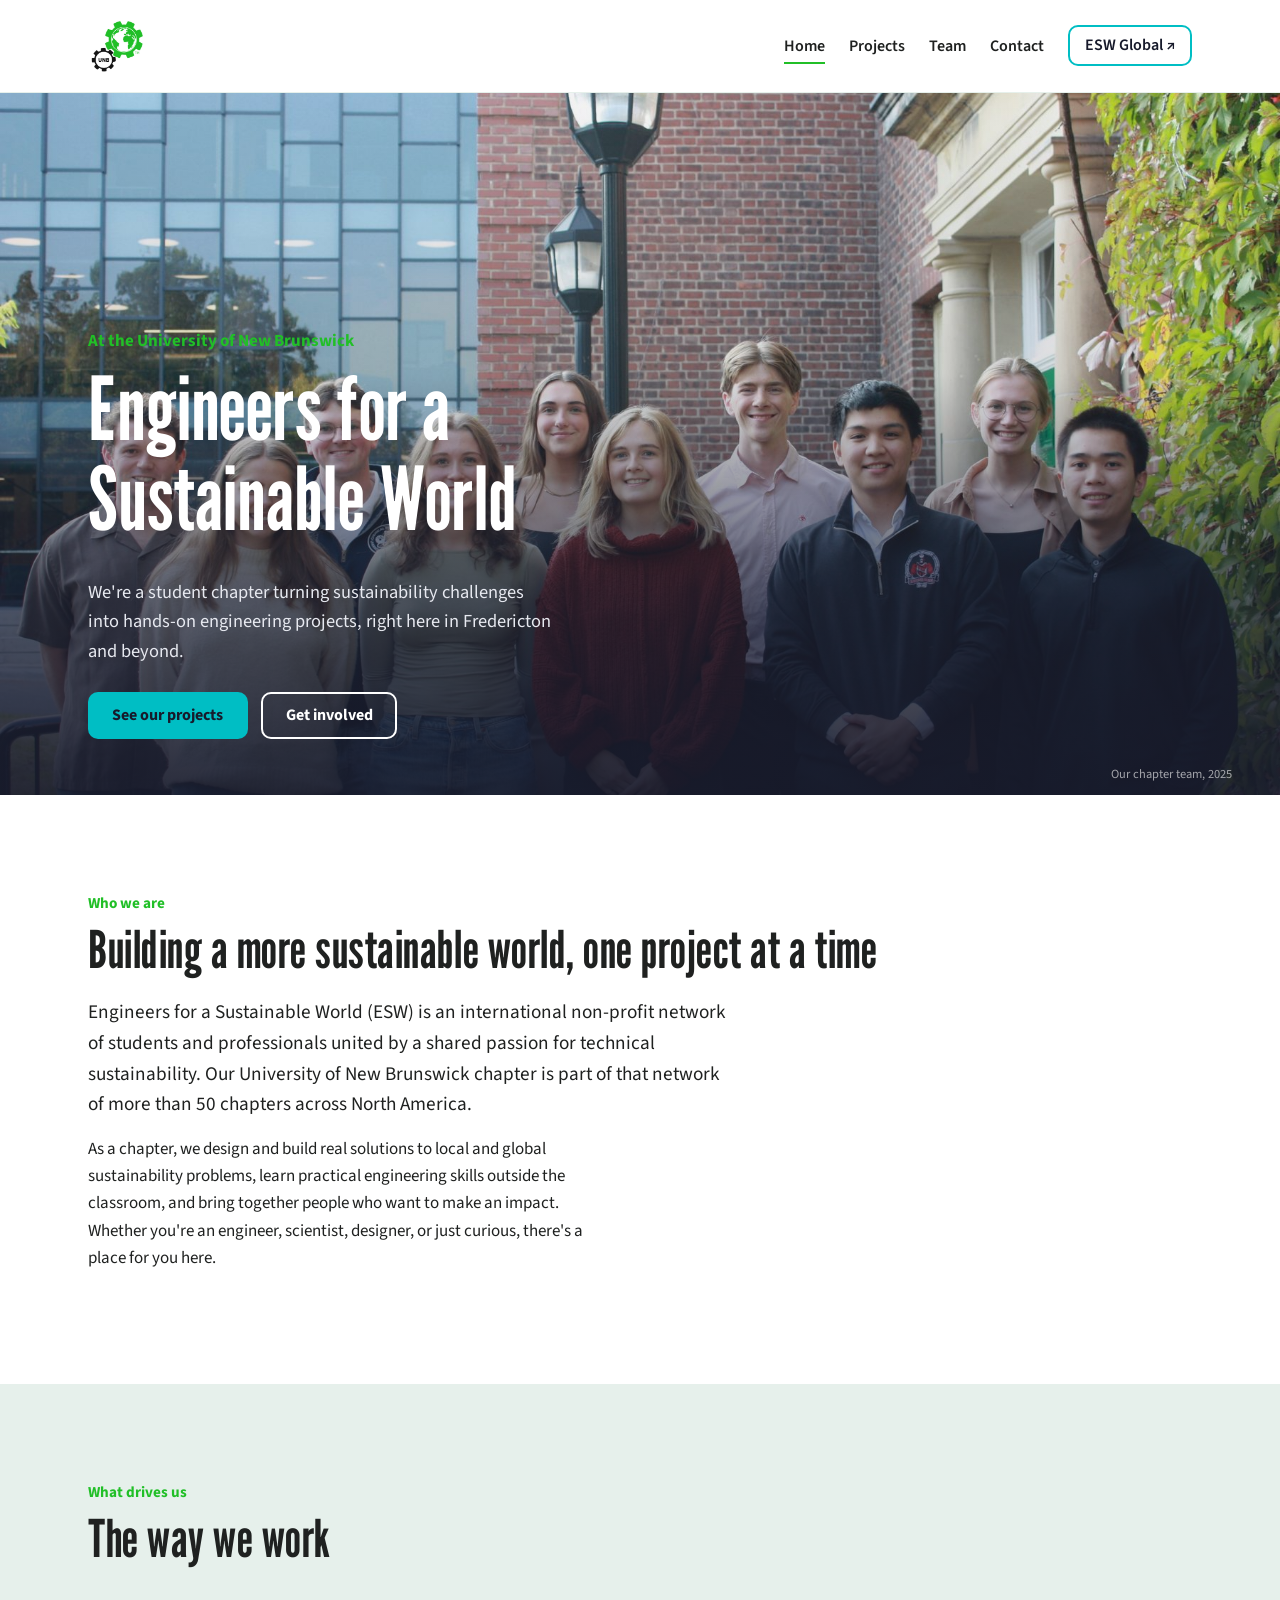
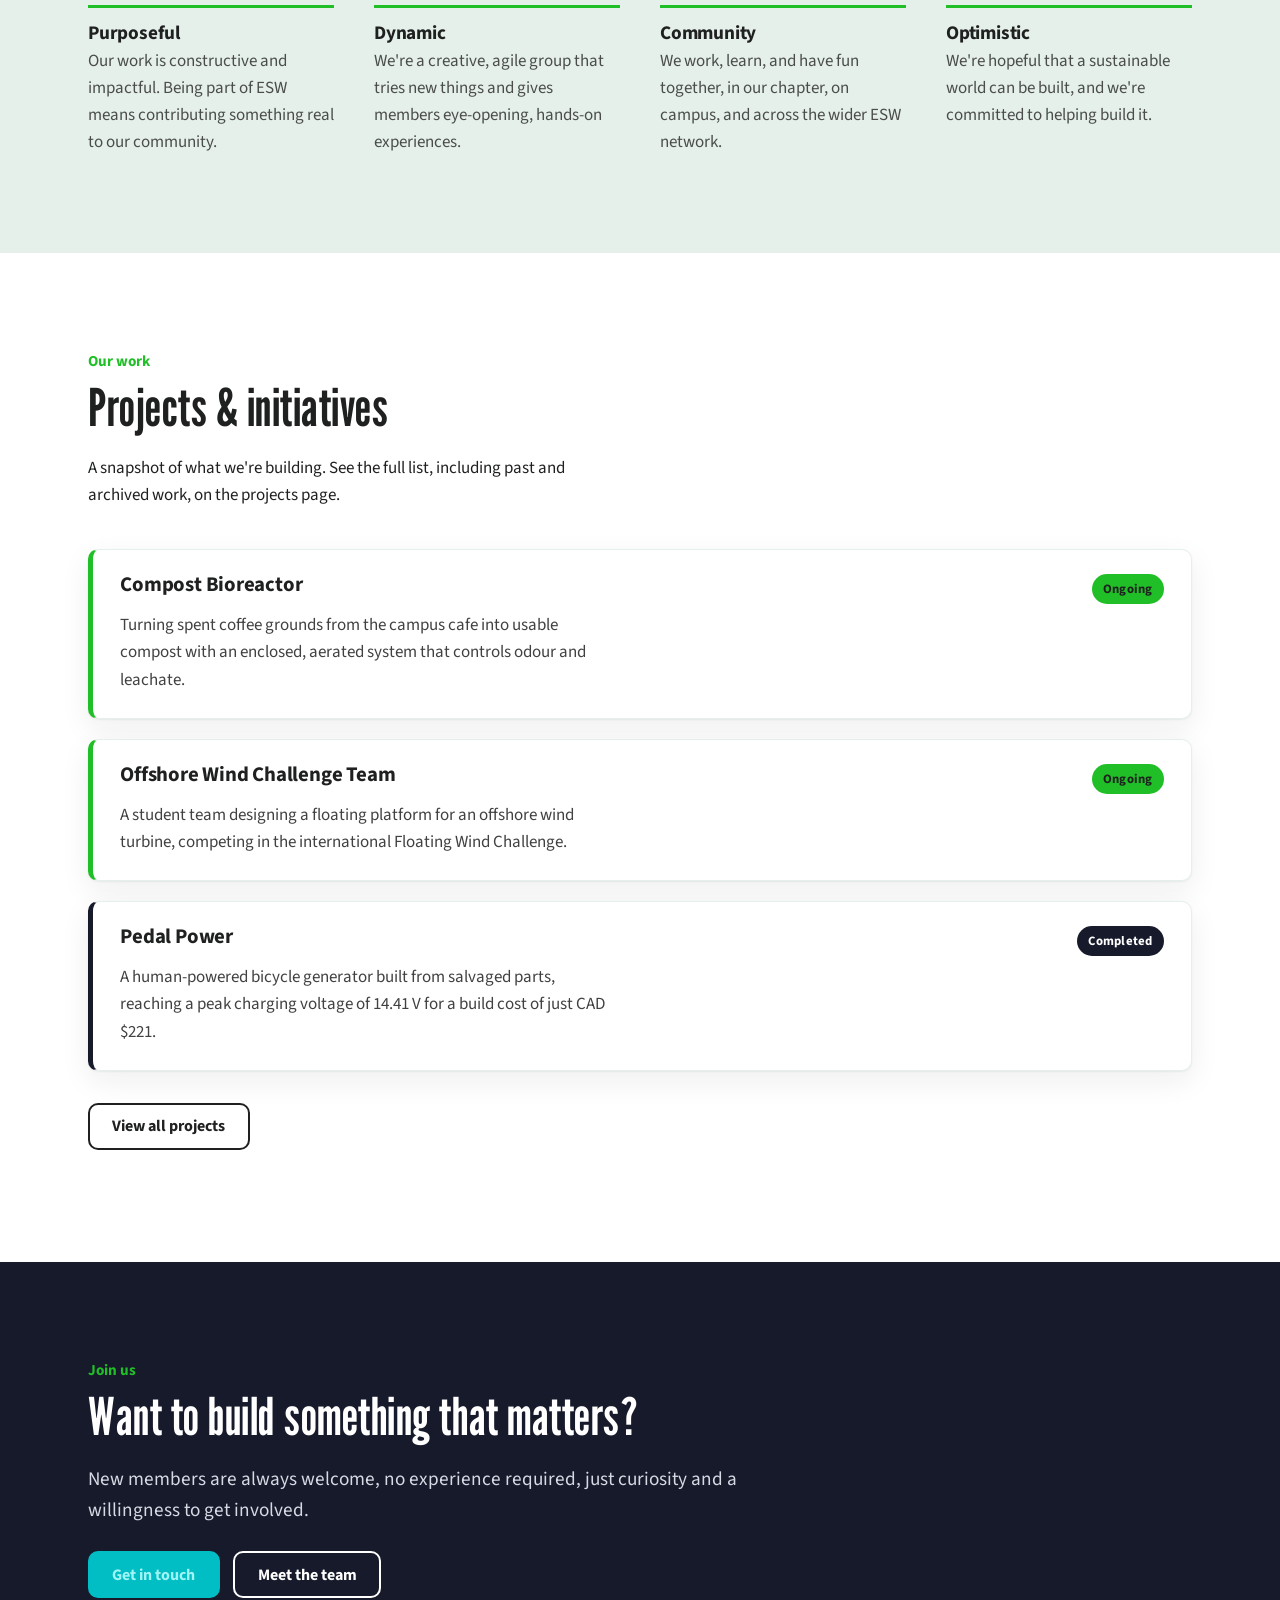
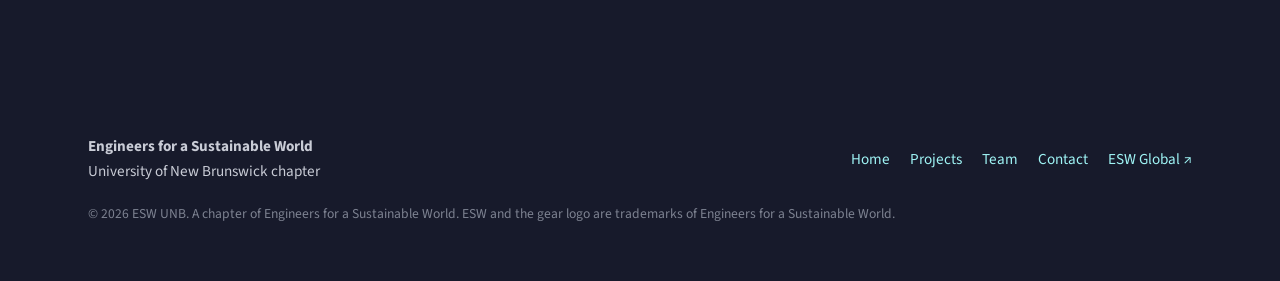
<file: index.html>
<!DOCTYPE html>
<html lang="en">
<head>
  <meta charset="UTF-8" />
  <meta name="viewport" content="width=device-width, initial-scale=1.0" />
  <title>Engineers for a Sustainable World | UNB</title>
  <meta name="description" content="Engineers for a Sustainable World at the University of New Brunswick: a student chapter designing hands-on solutions to sustainability challenges." />

  <link rel="icon" href="assets/favicon.svg" type="image/svg+xml" />

  <!-- Brand fonts: League Gothic (display) + Source Sans 3 (body) -->
  <link rel="preconnect" href="https://fonts.googleapis.com" />
  <link rel="preconnect" href="https://fonts.gstatic.com" crossorigin />
  <link href="https://fonts.googleapis.com/css2?family=League+Gothic&family=Source+Sans+3:ital,wght@0,300;0,400;0,600;0,700;1,400&display=swap" rel="stylesheet" />

  <link rel="stylesheet" href="styles.css" />
</head>
<body>
  <a class="skip-link" href="#main">Skip to content</a>

  <!-- ===================== HEADER / NAV ===================== -->
  <header class="site-header">
    <div class="wrap nav">
      <a class="nav__brand" href="index.html" aria-label="ESW UNB home">
        <img src="assets/esw-unb-logo.jpg" alt="Engineers for a Sustainable World at the University of New Brunswick" />
      </a>

      <button class="nav__toggle" aria-expanded="false" aria-controls="menu" aria-label="Menu">
        <span></span><span></span><span></span>
      </button>

      <ul class="nav__links" id="menu">
        <li><a href="index.html" aria-current="page">Home</a></li>
        <li><a href="projects.html">Projects</a></li>
        <li><a href="team.html">Team</a></li>
        <li><a href="contact.html">Contact</a></li>
        <li><a class="nav__cta" href="https://www.eswglobal.org" target="_blank" rel="noopener">ESW Global ↗</a></li>
      </ul>
    </div>
  </header>

  <main id="main">
    <!-- ===================== HERO ===================== -->
    <section class="hero">
      <!-- Team photo. Gradient scrim keeps the headline readable (a
           technique straight from the ESW branding guide). -->
      <img class="hero__img" src="assets/team-photo.jpg"
           alt="The ESW UNB team standing together on campus" />
      <div class="hero__scrim"></div>

      <div class="wrap hero__inner">
        <p class="hero__eyebrow">At the University of New Brunswick</p>
        <h1>Engineers for a Sustainable World</h1>
        <p class="hero__text">
          We're a student chapter turning sustainability challenges into
          hands-on engineering projects, right here in Fredericton and beyond.
        </p>
        <div class="hero__actions">
          <a class="btn btn--primary" href="projects.html">See our projects</a>
          <a class="btn btn--ghost" href="contact.html">Get involved</a>
        </div>
      </div>
      <span class="hero__credit">Our chapter team, 2025</span>
    </section>

    <!-- ===================== ABOUT ===================== -->
    <section class="section" aria-labelledby="about-h">
      <div class="wrap prose">
        <p class="kicker">Who we are</p>
        <h2 id="about-h">Building a more sustainable world, one project at a time</h2>
        <p class="lead">
          Engineers for a Sustainable World (ESW) is an international non-profit
          network of students and professionals united by a shared passion for
          technical sustainability. Our University of New Brunswick chapter is
          part of that network of more than 50 chapters across North America.
        </p>
        <p>
          As a chapter, we design and build real solutions to local and global
          sustainability problems, learn practical engineering skills outside
          the classroom, and bring together people who want to make an impact.
          Whether you're an engineer, scientist, designer, or just curious, there's
          a place for you here.
        </p>
      </div>
    </section>

    <!-- ===================== VALUES / BRAND DNA ===================== -->
    <section class="section section--pale" aria-labelledby="values-h">
      <div class="wrap">
        <div class="section__head">
          <p class="kicker">What drives us</p>
          <h2 id="values-h">The way we work</h2>
        </div>
        <div class="values">
          <div class="value">
            <h3>Purposeful</h3>
            <p>Our work is constructive and impactful. Being part of ESW means
               contributing something real to our community.</p>
          </div>
          <div class="value">
            <h3>Dynamic</h3>
            <p>We're a creative, agile group that tries new things and gives
               members eye-opening, hands-on experiences.</p>
          </div>
          <div class="value">
            <h3>Community</h3>
            <p>We work, learn, and have fun together, in our chapter, on campus,
               and across the wider ESW network.</p>
          </div>
          <div class="value">
            <h3>Optimistic</h3>
            <p>We're hopeful that a sustainable world can be built, and we're
               committed to helping build it.</p>
          </div>
        </div>
      </div>
    </section>

    <!-- ===================== PROJECTS PREVIEW ===================== -->
    <section class="section" aria-labelledby="proj-h">
      <div class="wrap">
        <div class="section__head">
          <p class="kicker">Our work</p>
          <h2 id="proj-h">Projects &amp; initiatives</h2>
          <p>A snapshot of what we're building. See the full list, including
             past and archived work, on the projects page.</p>
        </div>

        <!-- A few highlights. The full set lives on projects.html. -->
        <div class="projects">
          <article class="project" data-status="ongoing">
            <div class="project__main">
              <div class="project__head">
                <h3>Compost Bioreactor</h3>
                <span class="tag tag--ongoing">Ongoing</span>
              </div>
              <p class="project__desc">
                Turning spent coffee grounds from the campus cafe into usable
                compost with an enclosed, aerated system that controls odour and
                leachate.
              </p>
            </div>
          </article>

          <article class="project" data-status="ongoing">
            <div class="project__main">
              <div class="project__head">
                <h3>Offshore Wind Challenge Team</h3>
                <span class="tag tag--ongoing">Ongoing</span>
              </div>
              <p class="project__desc">
                A student team designing a floating platform for an offshore wind
                turbine, competing in the international Floating Wind Challenge.
              </p>
            </div>
          </article>

          <article class="project" data-status="completed">
            <div class="project__main">
              <div class="project__head">
                <h3>Pedal Power</h3>
                <span class="tag tag--completed">Completed</span>
              </div>
              <p class="project__desc">
                A human-powered bicycle generator built from salvaged parts,
                reaching a peak charging voltage of 14.41 V for a build cost of
                just CAD $221.
              </p>
            </div>
          </article>
        </div>

        <p style="margin-top:2rem">
          <a class="btn btn--ghost" href="projects.html">View all projects</a>
        </p>
      </div>
    </section>

    <!-- ===================== CTA ===================== -->
    <section class="section section--dark" aria-labelledby="cta-h">
      <div class="wrap prose">
        <p class="kicker">Join us</p>
        <h2 id="cta-h">Want to build something that matters?</h2>
        <p class="lead">New members are always welcome, no experience required,
           just curiosity and a willingness to get involved.</p>
        <div class="hero__actions">
          <a class="btn btn--primary" href="contact.html">Get in touch</a>
          <a class="btn btn--ghost" href="team.html">Meet the team</a>
        </div>
      </div>
    </section>
  </main>

  <!-- ===================== FOOTER ===================== -->
  <footer class="site-footer">
    <div class="wrap">
      <div class="footer-grid">
        <div>
          <strong>Engineers for a Sustainable World</strong><br />
          University of New Brunswick chapter
        </div>
        <nav aria-label="Footer">
          <a href="index.html">Home</a>
          <a href="projects.html">Projects</a>
          <a href="team.html">Team</a>
          <a href="contact.html">Contact</a>
          <a href="https://www.eswglobal.org" target="_blank" rel="noopener">ESW Global ↗</a>
        </nav>
      </div>
      <p class="fine">
        © <span id="year">2025</span> ESW UNB. A chapter of Engineers for a
        Sustainable World. ESW and the gear logo are trademarks of Engineers
        for a Sustainable World.
      </p>
    </div>
  </footer>

  <script src="script.js"></script>
</body>
</html>
</file>
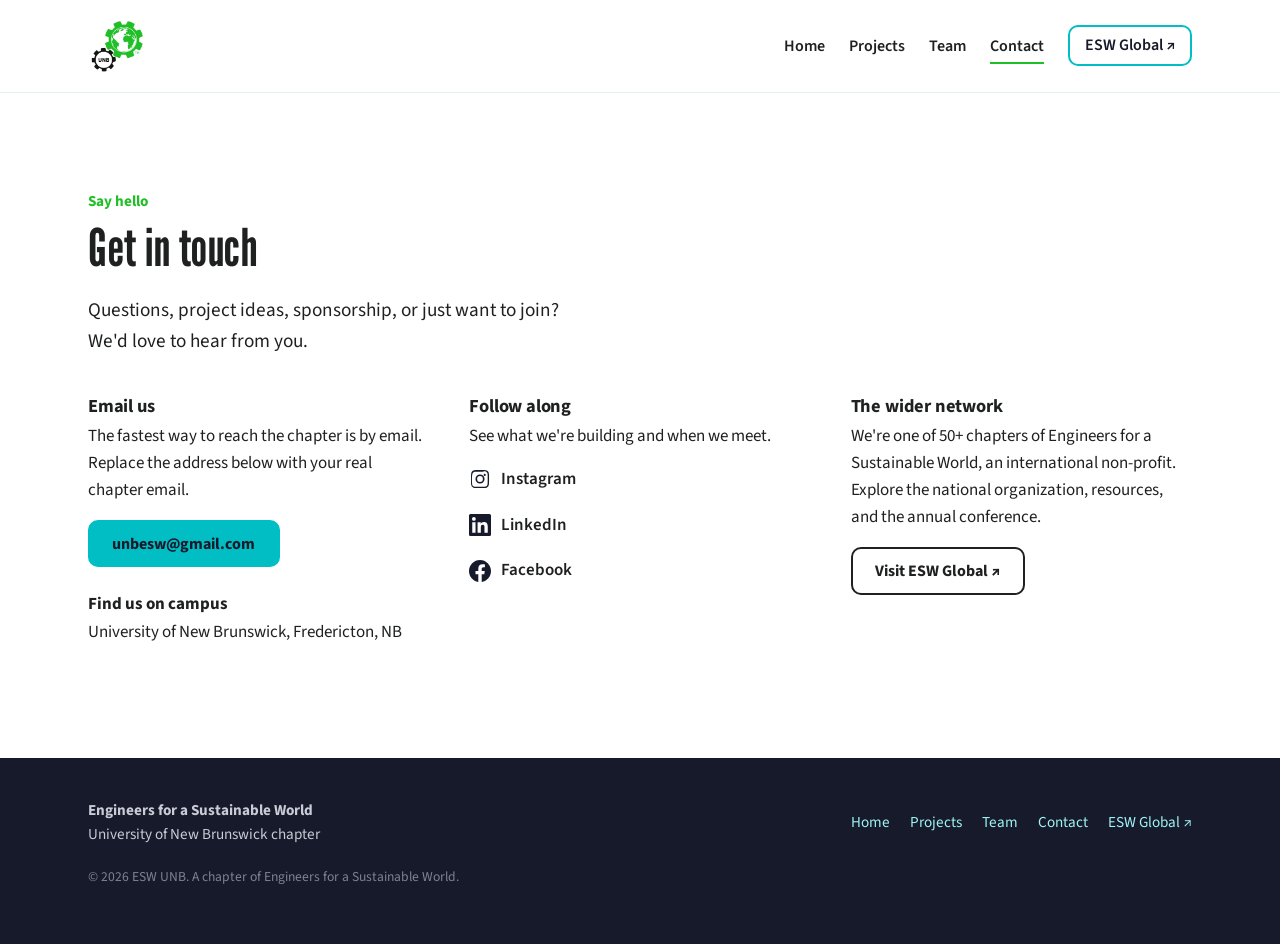
<file: contact.html>
<!DOCTYPE html>
<html lang="en">
<head>
  <meta charset="UTF-8" />
  <meta name="viewport" content="width=device-width, initial-scale=1.0" />
  <title>Contact | ESW UNB</title>
  <meta name="description" content="Get in touch with Engineers for a Sustainable World at the University of New Brunswick." />

  <link rel="icon" href="assets/favicon.svg" type="image/svg+xml" />
  <link rel="preconnect" href="https://fonts.googleapis.com" />
  <link rel="preconnect" href="https://fonts.gstatic.com" crossorigin />
  <link href="https://fonts.googleapis.com/css2?family=League+Gothic&family=Source+Sans+3:ital,wght@0,300;0,400;0,600;0,700;1,400&display=swap" rel="stylesheet" />
  <link rel="stylesheet" href="styles.css" />
</head>
<body>
  <a class="skip-link" href="#main">Skip to content</a>

  <header class="site-header">
    <div class="wrap nav">
      <a class="nav__brand" href="index.html" aria-label="ESW UNB home">
        <img src="assets/esw-unb-logo.jpg" alt="Engineers for a Sustainable World at the University of New Brunswick" />
      </a>
      <button class="nav__toggle" aria-expanded="false" aria-controls="menu" aria-label="Menu">
        <span></span><span></span><span></span>
      </button>
      <ul class="nav__links" id="menu">
        <li><a href="index.html">Home</a></li>
        <li><a href="projects.html">Projects</a></li>
        <li><a href="team.html">Team</a></li>
        <li><a href="contact.html" aria-current="page">Contact</a></li>
        <li><a class="nav__cta" href="https://www.eswglobal.org" target="_blank" rel="noopener">ESW Global ↗</a></li>
      </ul>
    </div>
  </header>

  <main id="main">
    <section class="section" aria-labelledby="page-h">
      <div class="wrap">
        <div class="section__head">
          <p class="kicker">Say hello</p>
          <h2 id="page-h">Get in touch</h2>
          <p class="lead">
            Questions, project ideas, sponsorship, or just want to join?
            We'd love to hear from you.
          </p>
        </div>

        <div class="contact-grid">
          <!-- EMAIL + JOIN -->
          <div class="contact-card">
            <h3>Email us</h3>
            <p>
              The fastest way to reach the chapter is by email. Replace the
              address below with your real chapter email.
            </p>
            <p>
              <a class="btn btn--primary" href="mailto:unbesw@gmail.com">unbesw@gmail.com</a>
            </p>
            <p style="margin-top:1.5rem">
              <strong>Find us on campus</strong><br />
              University of New Brunswick, Fredericton, NB
            </p>
          </div>

          <!-- SOCIALS -->
          <div class="contact-card">
            <h3>Follow along</h3>
            <p>See what we're building and when we meet.</p>
            <!-- Replace the # links with your real social URLs. -->
            <ul class="social-list">
              <li>
                <a href="https://www.instagram.com/esw_unb?utm_source=ig_web_button_share_sheet&stkn=ZDNlZDc0MzIxNw==" target="_blank" rel="noopener">
                  <svg viewBox="0 0 24 24" aria-hidden="true"><path d="M12 2.2c3.2 0 3.6 0 4.9.07 1.17.05 1.8.25 2.23.41.56.22.96.48 1.38.9.42.42.68.82.9 1.38.16.43.36 1.06.41 2.23.06 1.27.07 1.65.07 4.86s0 3.6-.07 4.86c-.05 1.17-.25 1.8-.41 2.23-.22.56-.48.96-.9 1.38-.42.42-.82.68-1.38.9-.43.16-1.06.36-2.23.41-1.27.06-1.65.07-4.9.07s-3.6 0-4.86-.07c-1.17-.05-1.8-.25-2.23-.41a3.7 3.7 0 0 1-1.38-.9 3.7 3.7 0 0 1-.9-1.38c-.16-.43-.36-1.06-.41-2.23C2.21 15.6 2.2 15.2 2.2 12s0-3.6.07-4.86c.05-1.17.25-1.8.41-2.23.22-.56.48-.96.9-1.38.42-.42.82-.68 1.38-.9.43-.16 1.06-.36 2.23-.41C8.46 2.21 8.85 2.2 12 2.2Zm0 1.8c-3.15 0-3.5 0-4.74.07-.9.04-1.38.19-1.7.31-.43.17-.74.37-1.06.69-.32.32-.52.63-.69 1.06-.12.32-.27.8-.31 1.7C3.24 8.5 3.24 8.85 3.24 12s0 3.5.07 4.74c.04.9.19 1.38.31 1.7.17.43.37.74.69 1.06.32.32.63.52 1.06.69.32.12.8.27 1.7.31 1.24.06 1.59.07 4.74.07s3.5 0 4.74-.07c.9-.04 1.38-.19 1.7-.31.43-.17.74-.37 1.06-.69.32-.32.52-.63.69-1.06.12-.32.27-.8.31-1.7.06-1.24.07-1.59.07-4.74s0-3.5-.07-4.74c-.04-.9-.19-1.38-.31-1.7a2.85 2.85 0 0 0-.69-1.06 2.85 2.85 0 0 0-1.06-.69c-.32-.12-.8-.27-1.7-.31C15.5 4 15.15 4 12 4Zm0 3.05A4.95 4.95 0 1 1 12 17a4.95 4.95 0 0 1 0-9.9Zm0 1.8a3.15 3.15 0 1 0 0 6.3 3.15 3.15 0 0 0 0-6.3Zm5.15-.16a1.16 1.16 0 1 1 0-2.32 1.16 1.16 0 0 1 0 2.32Z"/></svg>
                  Instagram
                </a>
              </li>
              <li>
                <a href="#" target="_blank" rel="noopener">
                  <svg viewBox="0 0 24 24" aria-hidden="true"><path d="M20.45 20.45h-3.56v-5.57c0-1.33-.02-3.04-1.85-3.04-1.85 0-2.14 1.45-2.14 2.94v5.67H9.35V9h3.42v1.56h.05c.48-.9 1.64-1.85 3.37-1.85 3.6 0 4.27 2.37 4.27 5.45v6.29ZM5.34 7.43a2.07 2.07 0 1 1 0-4.14 2.07 2.07 0 0 1 0 4.14ZM7.12 20.45H3.55V9h3.57v11.45ZM22.22 0H1.77C.8 0 0 .78 0 1.74v20.5C0 23.2.8 24 1.77 24h20.45c.98 0 1.78-.8 1.78-1.76V1.74C24 .78 23.2 0 22.22 0Z"/></svg>
                  LinkedIn
                </a>
              </li>
              <li>
                <a href="https://www.facebook.com/eswhq/" target="_blank" rel="noopener">
                  <svg viewBox="0 0 24 24" aria-hidden="true"><path d="M24 12.07C24 5.4 18.63 0 12 0S0 5.4 0 12.07C0 18.1 4.39 23.1 10.13 24v-8.44H7.08v-3.49h3.05V9.41c0-3.02 1.79-4.69 4.53-4.69 1.31 0 2.68.24 2.68.24v2.97h-1.51c-1.49 0-1.96.93-1.96 1.89v2.25h3.33l-.53 3.49h-2.8V24C19.61 23.1 24 18.1 24 12.07Z"/></svg>
                  Facebook
                </a>
              </li>
            </ul>
          </div>

          <!-- PARENT ORG -->
          <div class="contact-card">
            <h3>The wider network</h3>
            <p>
              We're one of 50+ chapters of Engineers for a Sustainable World,
              an international non-profit. Explore the national organization,
              resources, and the annual conference.
            </p>
            <p>
              <a class="btn btn--ghost" href="https://www.eswglobal.org" target="_blank" rel="noopener">
                Visit ESW Global ↗
              </a>
            </p>
          </div>
        </div>
      </div>
    </section>
  </main>

  <footer class="site-footer">
    <div class="wrap">
      <div class="footer-grid">
        <div>
          <strong>Engineers for a Sustainable World</strong><br />
          University of New Brunswick chapter
        </div>
        <nav aria-label="Footer">
          <a href="index.html">Home</a>
          <a href="projects.html">Projects</a>
          <a href="team.html">Team</a>
          <a href="contact.html">Contact</a>
          <a href="https://www.eswglobal.org" target="_blank" rel="noopener">ESW Global ↗</a>
        </nav>
      </div>
      <p class="fine">
        © <span id="year">2025</span> ESW UNB. A chapter of Engineers for a
        Sustainable World.
      </p>
    </div>
  </footer>

  <script src="script.js"></script>
</body>
</html>
</file>
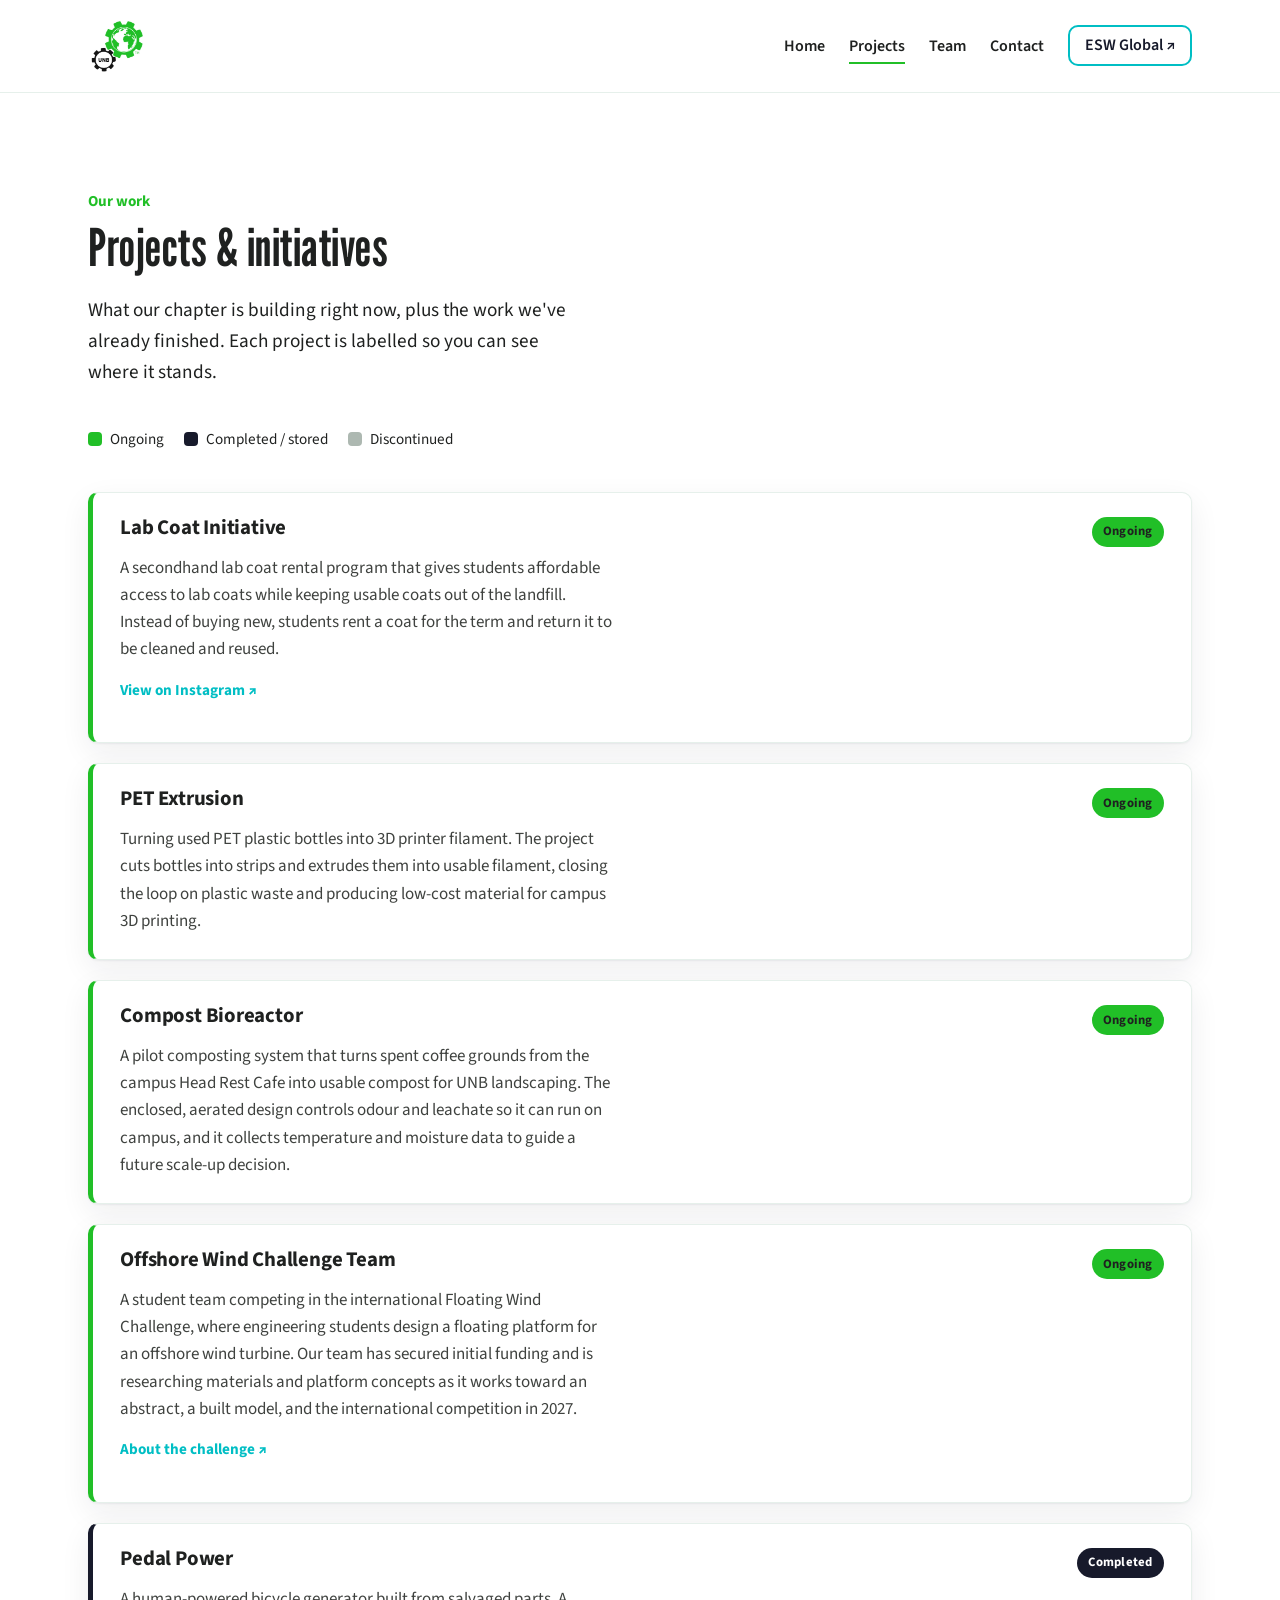
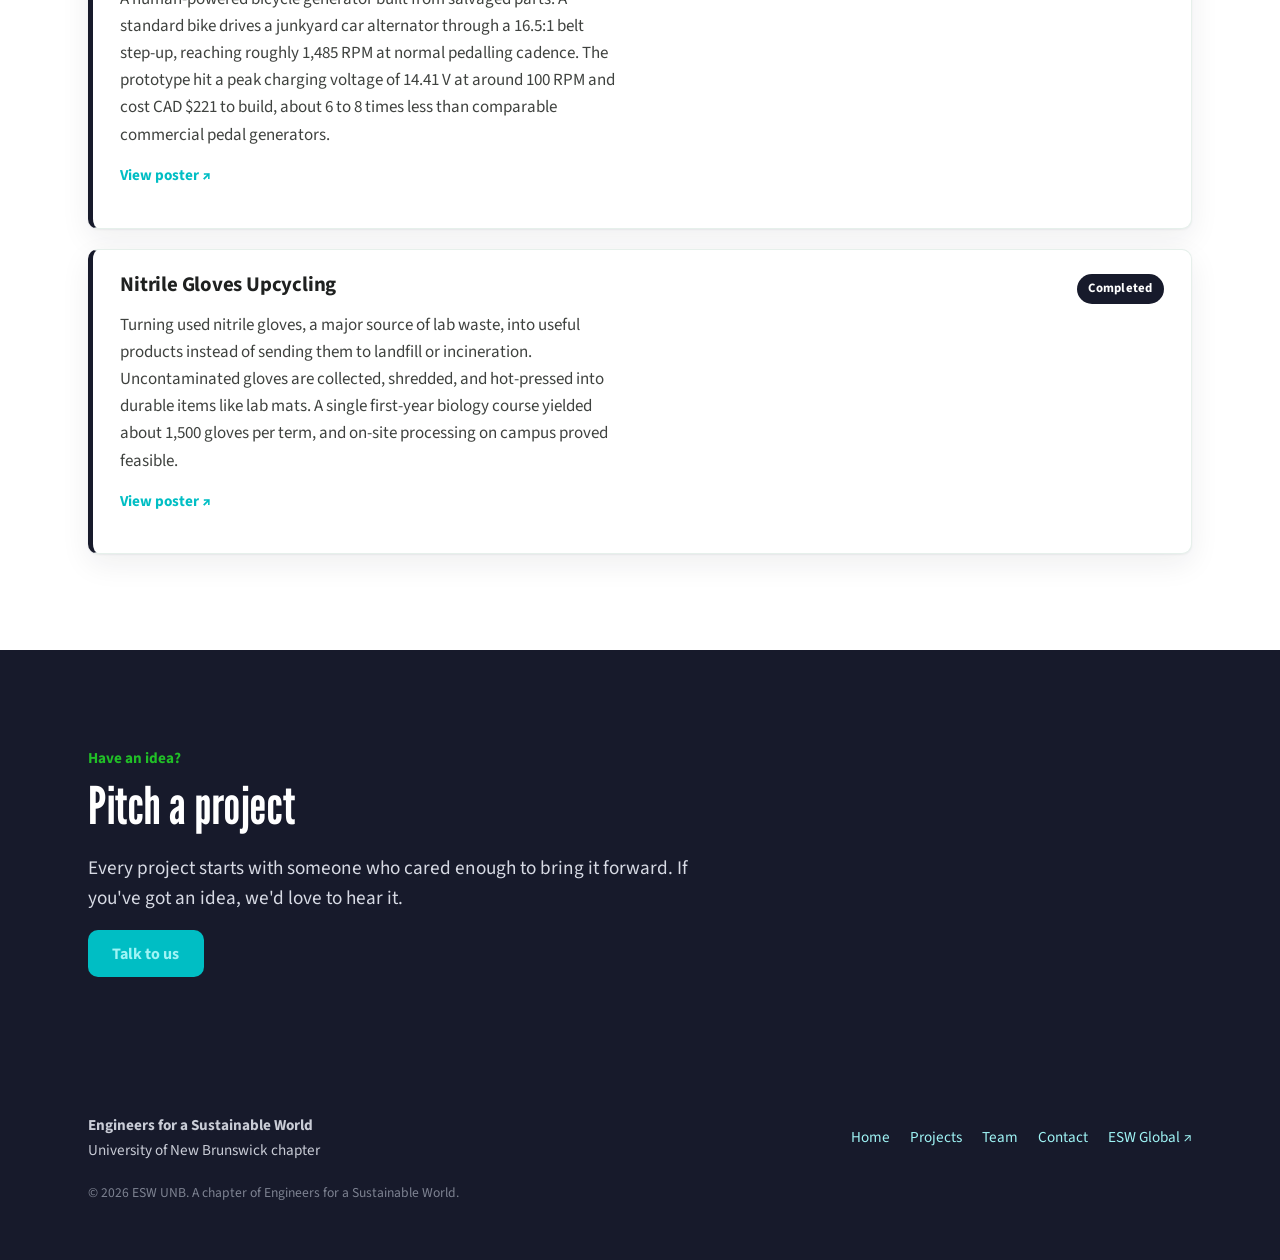
<file: projects.html>
<!DOCTYPE html>
<html lang="en">
<head>
  <meta charset="UTF-8" />
  <meta name="viewport" content="width=device-width, initial-scale=1.0" />
  <title>Projects &amp; Initiatives | ESW UNB</title>
  <meta name="description" content="Ongoing and completed projects from the ESW chapter at the University of New Brunswick." />

  <link rel="icon" href="assets/favicon.svg" type="image/svg+xml" />
  <link rel="preconnect" href="https://fonts.googleapis.com" />
  <link rel="preconnect" href="https://fonts.gstatic.com" crossorigin />
  <link href="https://fonts.googleapis.com/css2?family=League+Gothic&family=Source+Sans+3:ital,wght@0,300;0,400;0,600;0,700;1,400&display=swap" rel="stylesheet" />
  <link rel="stylesheet" href="styles.css" />
</head>
<body>
  <a class="skip-link" href="#main">Skip to content</a>

  <header class="site-header">
    <div class="wrap nav">
      <a class="nav__brand" href="index.html" aria-label="ESW UNB home">
        <img src="assets/esw-unb-logo.jpg" alt="Engineers for a Sustainable World at the University of New Brunswick" />
      </a>
      <button class="nav__toggle" aria-expanded="false" aria-controls="menu" aria-label="Menu">
        <span></span><span></span><span></span>
      </button>
      <ul class="nav__links" id="menu">
        <li><a href="index.html">Home</a></li>
        <li><a href="projects.html" aria-current="page">Projects</a></li>
        <li><a href="team.html">Team</a></li>
        <li><a href="contact.html">Contact</a></li>
        <li><a class="nav__cta" href="https://www.eswglobal.org" target="_blank" rel="noopener">ESW Global &#8599;</a></li>
      </ul>
    </div>
  </header>

  <main id="main">
    <section class="section" aria-labelledby="page-h">
      <div class="wrap">
        <div class="section__head">
          <p class="kicker">Our work</p>
          <h2 id="page-h">Projects &amp; initiatives</h2>
          <p class="lead">
            What our chapter is building right now, plus the work we've already
            finished. Each project is labelled so you can see where it stands.
          </p>
        </div>

        <!-- Status legend -->
        <div class="legend" aria-hidden="true">
          <span class="legend__item"><span class="legend__dot legend__dot--ongoing"></span> Ongoing</span>
          <span class="legend__item"><span class="legend__dot legend__dot--completed"></span> Completed / stored</span>
          <span class="legend__item"><span class="legend__dot legend__dot--discontinued"></span> Discontinued</span>
        </div>

        <!-- =========================================================
             HOW TO ADD OR EDIT A PROJECT
             - Copy an <article class="project"> block.
             - Set data-status to ongoing, completed, or discontinued
               (this colours the left border) and match the <span class="tag">.
             - To link a poster or any file: put it in assets/ and add a
               <p class="project__links"> with a link to it (see Pedal Power).
             ========================================================= -->
        <div class="projects">

          <!-- LAB COAT INITIATIVE (ongoing) --------------------- -->
          <article class="project" data-status="ongoing">
            <div class="project__main">
              <div class="project__head">
                <h3>Lab Coat Initiative</h3>
                <span class="tag tag--ongoing">Ongoing</span>
              </div>
              <p class="project__desc">
                A secondhand lab coat rental program that gives students
                affordable access to lab coats while keeping usable coats out of
                the landfill. Instead of buying new, students rent a coat for the
                term and return it to be cleaned and reused.
              </p>
              <p class="project__links">
                <a class="project__link" href="https://www.instagram.com/p/DUV1h_OjiEq/?utm_source=ig_web_copy_link&amp;stkn=MzRlODBiNWFlZA==" target="_blank" rel="noopener">View on Instagram &#8599;</a>
              </p>
            </div>
          </article>

          <!-- PET EXTRUSION (ongoing) --------------------------- -->
          <article class="project" data-status="ongoing">
            <div class="project__main">
              <div class="project__head">
                <h3>PET Extrusion</h3>
                <span class="tag tag--ongoing">Ongoing</span>
              </div>
              <p class="project__desc">
                Turning used PET plastic bottles into 3D printer filament. The
                project cuts bottles into strips and extrudes them into usable
                filament, closing the loop on plastic waste and producing
                low-cost material for campus 3D printing.
              </p>
            </div>
          </article>

          <!-- COMPOST BIOREACTOR (ongoing) ---------------------- -->
          <article class="project" data-status="ongoing">
            <div class="project__main">
              <div class="project__head">
                <h3>Compost Bioreactor</h3>
                <span class="tag tag--ongoing">Ongoing</span>
              </div>
              <p class="project__desc">
                A pilot composting system that turns spent coffee grounds from
                the campus Head Rest Cafe into usable compost for UNB
                landscaping. The enclosed, aerated design controls odour and
                leachate so it can run on campus, and it collects temperature and
                moisture data to guide a future scale-up decision.
              </p>
            </div>
          </article>

          <!-- OFFSHORE WIND CHALLENGE TEAM (ongoing) ------------ -->
          <article class="project" data-status="ongoing">
            <div class="project__main">
              <div class="project__head">
                <h3>Offshore Wind Challenge Team</h3>
                <span class="tag tag--ongoing">Ongoing</span>
              </div>
              <p class="project__desc">
                A student team competing in the international Floating Wind
                Challenge, where engineering students design a floating platform
                for an offshore wind turbine. Our team has secured initial
                funding and is researching materials and platform concepts as it
                works toward an abstract, a built model, and the international
                competition in 2027.
              </p>
              <p class="project__links">
                <a class="project__link" href="https://www.floatingwindchallenge.com/faq" target="_blank" rel="noopener">About the challenge &#8599;</a>
              </p>
            </div>
          </article>

          <!-- PEDAL POWER (completed) -------------------------- -->
          <article class="project" data-status="completed">
            <div class="project__main">
              <div class="project__head">
                <h3>Pedal Power</h3>
                <span class="tag tag--completed">Completed</span>
              </div>
              <p class="project__desc">
                A human-powered bicycle generator built from salvaged parts. A
                standard bike drives a junkyard car alternator through a 16.5:1
                belt step-up, reaching roughly 1,485 RPM at normal pedalling
                cadence. The prototype hit a peak charging voltage of 14.41 V at
                around 100 RPM and cost CAD $221 to build, about 6 to 8 times
                less than comparable commercial pedal generators.
              </p>
              <p class="project__links">
                <a class="project__link" href="assets/pedal-power-poster.jpg" target="_blank" rel="noopener">View poster &#8599;</a>
              </p>
            </div>
          </article>

          <!-- NITRILE GLOVES UPCYCLING (completed) ------------- -->
          <article class="project" data-status="completed">
            <div class="project__main">
              <div class="project__head">
                <h3>Nitrile Gloves Upcycling</h3>
                <span class="tag tag--completed">Completed</span>
              </div>
              <p class="project__desc">
                Turning used nitrile gloves, a major source of lab waste, into
                useful products instead of sending them to landfill or
                incineration. Uncontaminated gloves are collected, shredded, and
                hot-pressed into durable items like lab mats. A single first-year
                biology course yielded about 1,500 gloves per term, and on-site
                processing on campus proved feasible.
              </p>
              <p class="project__links">
                <a class="project__link" href="assets/nitrile-poster.jpg" target="_blank" rel="noopener">View poster &#8599;</a>
              </p>
            </div>
          </article>

        </div>
      </div>
    </section>

    <section class="section section--dark" aria-labelledby="idea-h">
      <div class="wrap prose">
        <p class="kicker">Have an idea?</p>
        <h2 id="idea-h">Pitch a project</h2>
        <p class="lead">
          Every project starts with someone who cared enough to bring it
          forward. If you've got an idea, we'd love to hear it.
        </p>
        <a class="btn btn--primary" href="contact.html">Talk to us</a>
      </div>
    </section>
  </main>

  <footer class="site-footer">
    <div class="wrap">
      <div class="footer-grid">
        <div>
          <strong>Engineers for a Sustainable World</strong><br />
          University of New Brunswick chapter
        </div>
        <nav aria-label="Footer">
          <a href="index.html">Home</a>
          <a href="projects.html">Projects</a>
          <a href="team.html">Team</a>
          <a href="contact.html">Contact</a>
          <a href="https://www.eswglobal.org" target="_blank" rel="noopener">ESW Global &#8599;</a>
        </nav>
      </div>
      <p class="fine">
        &copy; <span id="year">2025</span> ESW UNB. A chapter of Engineers for a
        Sustainable World.
      </p>
    </div>
  </footer>

  <script src="script.js"></script>
</body>
</html>
</file>
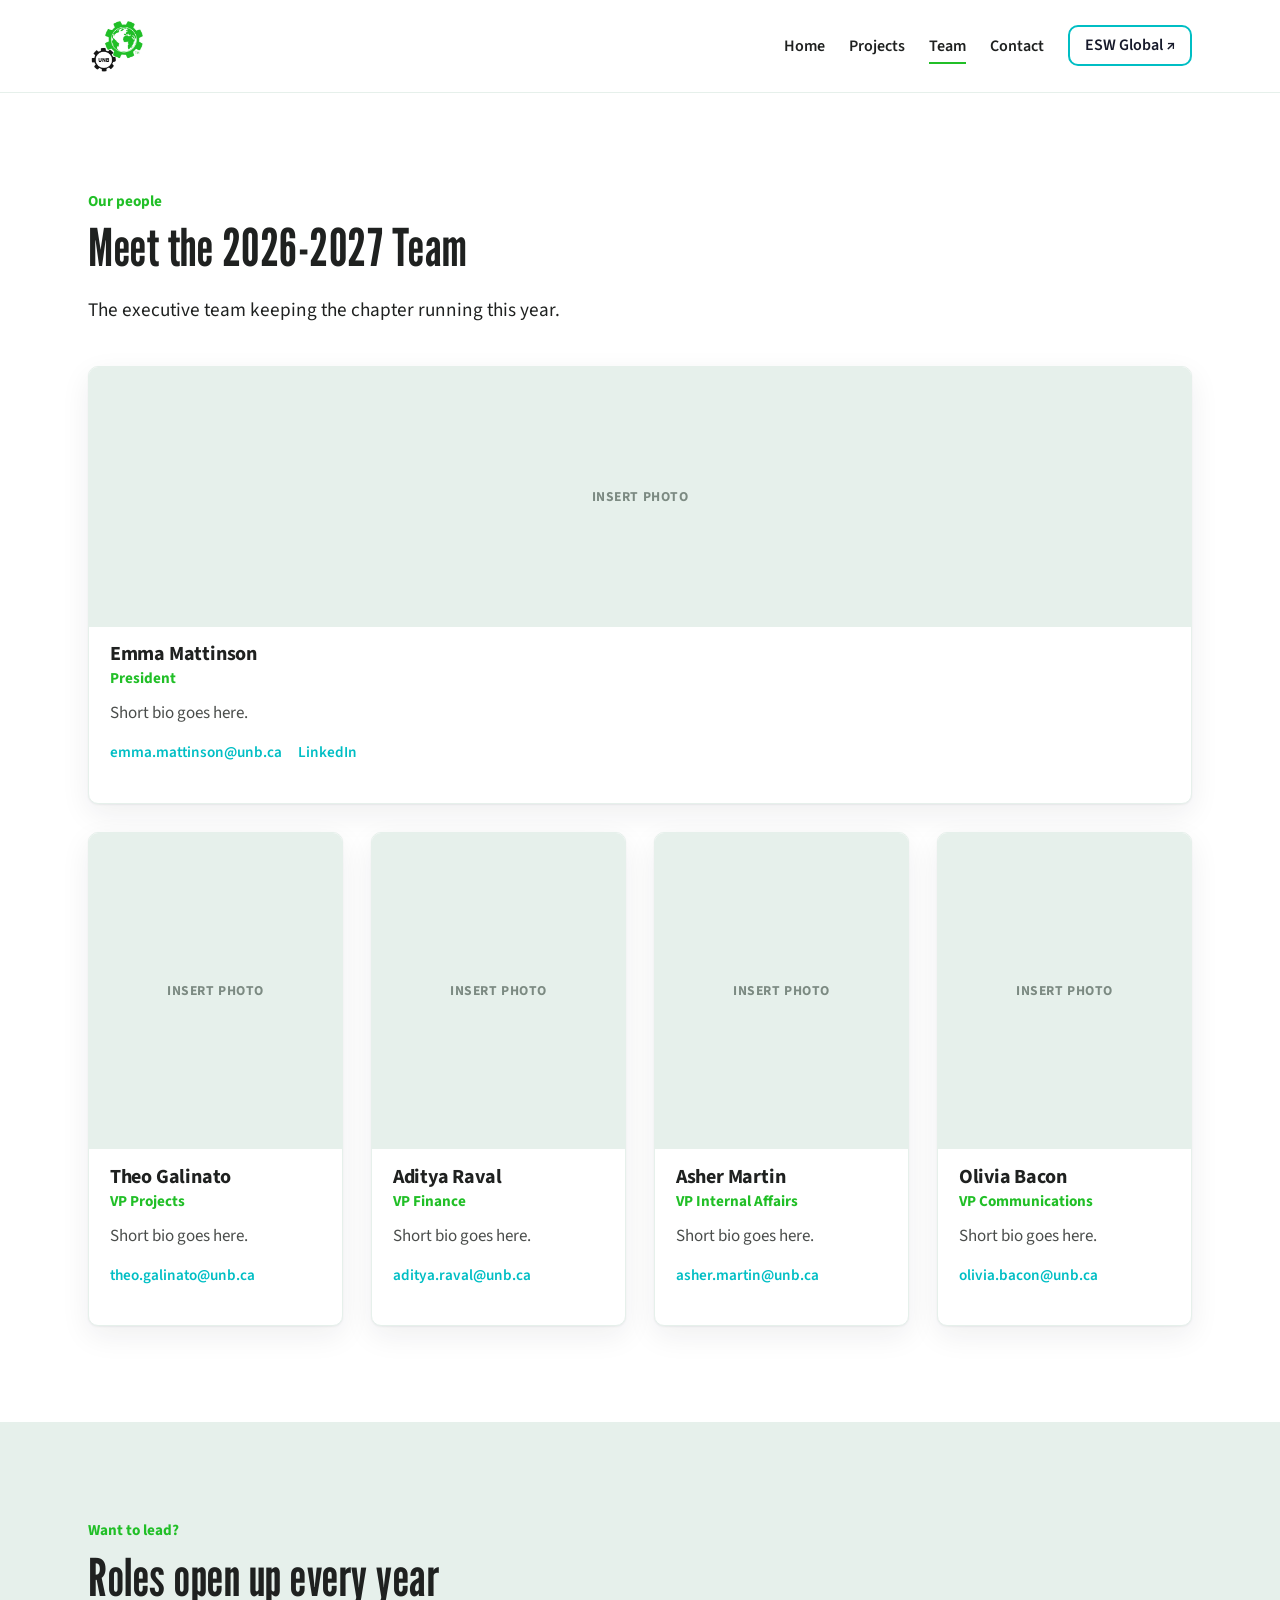
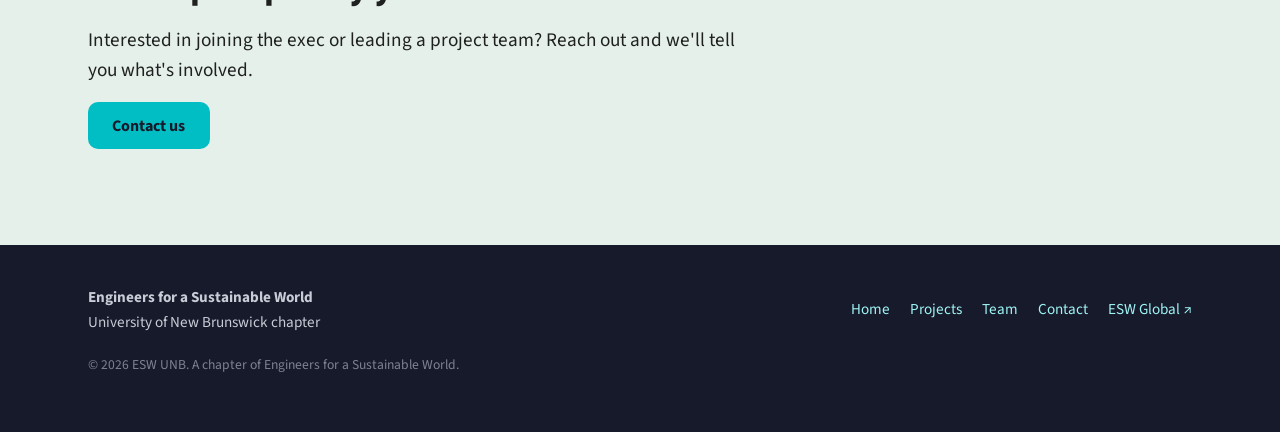
<file: team.html>
<!DOCTYPE html>
<html lang="en">
<head>
  <meta charset="UTF-8" />
  <meta name="viewport" content="width=device-width, initial-scale=1.0" />
  <title>Our Team | ESW UNB</title>
  <meta name="description" content="Meet the executive team of the ESW chapter at the University of New Brunswick." />

  <link rel="icon" href="assets/favicon.svg" type="image/svg+xml" />
  <link rel="preconnect" href="https://fonts.googleapis.com" />
  <link rel="preconnect" href="https://fonts.gstatic.com" crossorigin />
  <link href="https://fonts.googleapis.com/css2?family=League+Gothic&family=Source+Sans+3:ital,wght@0,300;0,400;0,600;0,700;1,400&display=swap" rel="stylesheet" />
  <link rel="stylesheet" href="styles.css" />
</head>
<body>
  <a class="skip-link" href="#main">Skip to content</a>

  <header class="site-header">
    <div class="wrap nav">
      <a class="nav__brand" href="index.html" aria-label="ESW UNB home">
        <img src="assets/esw-unb-logo.jpg" alt="Engineers for a Sustainable World at the University of New Brunswick" />
      </a>
      <button class="nav__toggle" aria-expanded="false" aria-controls="menu" aria-label="Menu">
        <span></span><span></span><span></span>
      </button>
      <ul class="nav__links" id="menu">
        <li><a href="index.html">Home</a></li>
        <li><a href="projects.html">Projects</a></li>
        <li><a href="team.html" aria-current="page">Team</a></li>
        <li><a href="contact.html">Contact</a></li>
        <li><a class="nav__cta" href="https://www.eswglobal.org" target="_blank" rel="noopener">ESW Global ↗</a></li>
      </ul>
    </div>
  </header>

  <main id="main">
    <section class="section" aria-labelledby="page-h">
      <div class="wrap">
        <div class="section__head">
          <p class="kicker">Our people</p>
          <h2 id="page-h">Meet the 2026-2027 Team</h2>
          <p class="lead">
            The executive team keeping the chapter running this year.
          </p>
        </div>

        <!-- =========================================================
             HOW TO ADD A PHOTO
             Replace the placeholder div:
               <div class="member__photo">Insert photo</div>
             with an image, e.g.:
               <div class="member__photo">
                 <img src="assets/president.jpg" alt="Full name" />
               </div>
             Put the photo files in the assets/ folder.
             ========================================================= -->
        <div class="team-grid">

          <!-- PRESIDENT (featured, full width) -------------------- -->
          <article class="member member--lead">
            <div class="member__photo">Insert photo</div>
            <div class="member__body">
              <h3>Emma Mattinson</h3>
              <p class="member__role">President</p>
              <p class="member__bio">
                Short bio goes here.
              </p>
              <p class="member__contact">
                <a href="mailto:emma.mattinson@unb.ca">emma.mattinson@unb.ca</a>
                <a href="#">LinkedIn</a>
              </p>
            </div>
          </article>

          <!-- VP PROJECTS ----------------------------------------- -->
          <article class="member">
            <div class="member__photo">Insert photo</div>
            <div class="member__body">
              <h3>Theo Galinato</h3>
              <p class="member__role">VP Projects</p>
              <p class="member__bio">Short bio goes here.</p>
              <p class="member__contact"><a href="mailto:theo.galinato@unb.ca">theo.galinato@unb.ca</a></p>
            </div>
          </article>

          <!-- VP FINANCE ------------------------------------------ -->
          <article class="member">
            <div class="member__photo">Insert photo</div>
            <div class="member__body">
              <h3>Aditya Raval</h3>
              <p class="member__role">VP Finance</p>
              <p class="member__bio">Short bio goes here.</p>
              <p class="member__contact"><a href="mailto:aditya.raval@unb.ca">aditya.raval@unb.ca</a></p>
            </div>
          </article>

          <!-- VP INTERNAL AFFAIRS --------------------------------- -->
          <article class="member">
            <div class="member__photo">Insert photo</div>
            <div class="member__body">
              <h3>Asher Martin</h3>
              <p class="member__role">VP Internal Affairs</p>
              <p class="member__bio">Short bio goes here.</p>
              <p class="member__contact"><a href="mailto:asher.martin@unb.ca">asher.martin@unb.ca</a></p>
            </div>
          </article>

          <!-- VP COMMUNICATIONS ----------------------------------- -->
          <article class="member">
            <div class="member__photo">Insert photo</div>
            <div class="member__body">
              <h3>Olivia Bacon</h3>
              <p class="member__role">VP Communications</p>
              <p class="member__bio">Short bio goes here.</p>
              <p class="member__contact"><a href="mailto:olivia.bacon@unb.ca">olivia.bacon@unb.ca</a></p>
            </div>
          </article>

        </div>
      </div>
    </section>

    <section class="section section--pale" aria-labelledby="join-h">
      <div class="wrap prose">
        <p class="kicker">Want to lead?</p>
        <h2 id="join-h">Roles open up every year</h2>
        <p class="lead">
          Interested in joining the exec or leading a project team? Reach out and
          we'll tell you what's involved.
        </p>
        <a class="btn btn--primary" href="contact.html">Contact us</a>
      </div>
    </section>
  </main>

  <footer class="site-footer">
    <div class="wrap">
      <div class="footer-grid">
        <div>
          <strong>Engineers for a Sustainable World</strong><br />
          University of New Brunswick chapter
        </div>
        <nav aria-label="Footer">
          <a href="index.html">Home</a>
          <a href="projects.html">Projects</a>
          <a href="team.html">Team</a>
          <a href="contact.html">Contact</a>
          <a href="https://www.eswglobal.org" target="_blank" rel="noopener">ESW Global ↗</a>
        </nav>
      </div>
      <p class="fine">
        © <span id="year">2025</span> ESW UNB. A chapter of Engineers for a
        Sustainable World.
      </p>
    </div>
  </footer>

  <script src="script.js"></script>
</body>
</html>
</file>
<file: styles.css>
/* =========================================================================
   ESW, University of New Brunswick
   Stylesheet built on the ESW National Branding Guide.

   Palette (from the guide):
     ESW Green   #21bf27  accent, use sparingly (optimistic)
     Orange Red  #d02c06  urgent accent (errors / discontinued only)
     Dark Gray   #1f2120  primary "black" for text
     Midnight    #171a2b  dark sections / backgrounds
     Turquoise   #00bec4  links & buttons (interactive)
     Gray        #adb8b1  muted borders / de-emphasis
     Pale Gray   #e6f0eb  soft section backgrounds
     Pale Blue   #9ff4f5  occasional highlight

   Brand color rules applied here:
     - "Shades are the new black": text uses Dark Gray, never pure #000.
     - "Green hates midtones": green is kept off gray/turquoise fields.
     - "Accents are potent": green/red are used only in small doses.
     - Turquoise carries links & buttons so green isn't overused.

   Fonts: League Gothic (display) + Source Sans 3 (body), per the guide.
   ========================================================================= */

/* ---- Design tokens ---------------------------------------------------- */
:root {
  --green:      #21bf27;
  --red:        #d02c06;
  --ink:        #1f2120;   /* dark gray, primary text             */
  --midnight:   #171a2b;   /* dark backgrounds                    */
  --turquoise:  #00bec4;   /* links / buttons                     */
  --gray:       #adb8b1;   /* muted                               */
  --pale-gray:  #e6f0eb;   /* light section background            */
  --pale-blue:  #9ff4f5;
  --white:      #ffffff;

  --display: "League Gothic", "Oswald", sans-serif;
  --body: "Source Sans 3", "Source Sans Pro", system-ui, -apple-system,
          "Segoe UI", Roboto, Helvetica, Arial, sans-serif;

  --maxw: 1200px;
  --gutter: clamp(1.25rem, 4vw, 3rem);
  --radius: 10px;
  --shadow: 0 1px 2px rgba(23, 26, 43, .06),
            0 10px 30px rgba(23, 26, 43, .07);
}

/* ---- Reset / base ----------------------------------------------------- */
*, *::before, *::after { box-sizing: border-box; }

html { scroll-behavior: smooth; }

body {
  margin: 0;
  font-family: var(--body);
  font-size: 1.0625rem;          /* ~17px */
  line-height: 1.6;
  color: var(--ink);
  background: var(--white);
  -webkit-font-smoothing: antialiased;
  text-rendering: optimizeLegibility;
}

img { max-width: 100%; display: block; }

a { color: var(--turquoise); text-decoration: none; }
a:hover { text-decoration: underline; }

h1, h2, h3 { margin: 0 0 .4em; line-height: 1.02; }

h1, h2 {
  font-family: var(--display);
  font-weight: 400;              /* League Gothic ships one weight   */
  letter-spacing: .01em;
  color: var(--ink);
}

/* League Gothic is condensed, so it can run large. */
h1 { font-size: clamp(2.7rem, 7.5vw, 5.5rem); }
h2 { font-size: clamp(2rem, 5vw, 3.25rem); }

h3 {
  font-family: var(--body);
  font-weight: 700;
  font-size: 1.2rem;
  letter-spacing: -.01em;
}

p { margin: 0 0 1rem; }

.prose p, .prose li { max-width: 65ch; }

/* ---- Layout helpers --------------------------------------------------- */
.wrap {
  width: 100%;
  max-width: var(--maxw);
  margin-inline: auto;
  padding-inline: var(--gutter);
}

.section { padding-block: clamp(3.5rem, 8vw, 6rem); }
.section--pale { background: var(--pale-gray); }
.section--dark { background: var(--midnight); color: var(--white); }
.section--dark h2 { color: var(--white); }
.section--dark a { color: var(--pale-blue); }

.section__head { max-width: 60ch; margin-bottom: 2.5rem; }

/* Small kicker above headings, uses the display face, not tracked-out caps */
.kicker {
  font-family: var(--body);
  font-weight: 700;
  font-size: .95rem;
  color: var(--green);
  margin: 0 0 .5rem;
}
.section--dark .kicker { color: var(--green); }

.lead { font-size: 1.2rem; color: var(--ink); }
.section--dark .lead { color: #d7dae4; }

/* ---- Buttons ---------------------------------------------------------- */
.btn {
  display: inline-flex;
  align-items: center;
  gap: .5rem;
  font-family: var(--body);
  font-weight: 700;
  font-size: 1rem;
  line-height: 1;
  padding: .85rem 1.4rem;
  border-radius: var(--radius);
  border: 2px solid transparent;
  cursor: pointer;
  transition: transform .15s ease, background-color .15s ease,
              border-color .15s ease, color .15s ease;
}
.btn:hover { text-decoration: none; transform: translateY(-2px); }

/* Turquoise primary button (brand: use turquoise to draw attention) */
.btn--primary { background: var(--turquoise); color: var(--midnight); }
.btn--primary:hover { background: #00a9ae; }

/* Outline button that adapts to light/dark sections */
.btn--ghost {
  background: transparent;
  border-color: var(--ink);
  color: var(--ink);
}
.btn--ghost:hover { background: var(--ink); color: var(--white); }
.section--dark .btn--ghost,
.hero .btn--ghost { border-color: #fff; color: #fff; }
.section--dark .btn--ghost:hover,
.hero .btn--ghost:hover { background: #fff; color: var(--midnight); }

/* ---- Site header / nav ------------------------------------------------ */
.site-header {
  position: sticky;
  top: 0;
  z-index: 50;
  background: rgba(255, 255, 255, .92);
  backdrop-filter: blur(8px);
  border-bottom: 1px solid var(--pale-gray);
}
.nav {
  display: flex;
  align-items: center;
  justify-content: space-between;
  gap: 1rem;
  min-height: 92px;
  padding-block: .5rem;
}
.nav__brand { display: flex; align-items: center; }
/* Scales with screen width: ~50px on phones up to 66px on large screens. */
.nav__brand img { height: clamp(50px, 4.6vw, 66px); width: auto; }
.nav__brand span { position: absolute; left: -9999px; } /* accessible name */

.nav__links {
  list-style: none;
  display: flex;
  align-items: center;
  gap: 1.5rem;
  margin: 0;
  padding: 0;
}
.nav__links a {
  color: var(--ink);
  font-weight: 600;
  font-size: 1rem;
  padding: .35rem 0;
  border-bottom: 2px solid transparent;
}
.nav__links a:hover { text-decoration: none; border-bottom-color: var(--green); }
.nav__links a[aria-current="page"] { border-bottom-color: var(--green); }

.nav__links .nav__cta {
  border: 2px solid var(--turquoise);
  border-radius: var(--radius);
  padding: .45rem .9rem;
  color: var(--midnight);
}
.nav__links .nav__cta:hover { background: var(--turquoise); border-bottom-color: var(--turquoise); }

.nav__toggle {
  display: none;
  background: none;
  border: 0;
  cursor: pointer;
  padding: .5rem;
}
.nav__toggle span {
  display: block;
  width: 26px;
  height: 2px;
  background: var(--ink);
  margin: 5px 0;
  transition: transform .2s ease, opacity .2s ease;
}

/* ---- Hero ------------------------------------------------------------- */
.hero {
  position: relative;
  min-height: min(78vh, 720px);
  display: flex;
  align-items: flex-end;
  color: var(--white);
  background: var(--midnight);
  overflow: hidden;
}
.hero__img {
  position: absolute;
  inset: 0;
  width: 100%;
  height: 100%;
  object-fit: cover;
  object-position: center 35%;
}
/* Gradient-over-photo technique straight from the guide's Shades page */
.hero__scrim {
  position: absolute;
  inset: 0;
  background: linear-gradient(
    to top,
    rgba(23, 26, 43, .92) 0%,
    rgba(23, 26, 43, .70) 28%,
    rgba(23, 26, 43, .15) 60%,
    rgba(23, 26, 43, .05) 100%);
}
.hero__inner { position: relative; padding-block: 3rem 3.5rem; }
.hero__eyebrow {
  font-family: var(--body);
  font-weight: 700;
  color: var(--green);
  margin-bottom: .5rem;
}
.hero h1 { color: var(--white); max-width: 15ch; }
.hero__text { max-width: 52ch; color: #e7e9f0; font-size: 1.15rem; }
.hero__actions { display: flex; flex-wrap: wrap; gap: .85rem; margin-top: 1.6rem; }
.hero__credit {
  position: absolute;
  right: var(--gutter);
  bottom: .6rem;
  font-size: .78rem;
  color: rgba(255, 255, 255, .6);
}

/* ---- Value / DNA statements ------------------------------------------ */
.values {
  display: grid;
  gap: 1.75rem 2.5rem;
  grid-template-columns: repeat(auto-fit, minmax(220px, 1fr));
}
.value { border-top: 3px solid var(--green); padding-top: 1rem; }
.value h3 { margin-bottom: .25rem; }
.value p { color: #4a4d4b; margin: 0; }

/* ---- Project list (home preview + full page) ------------------------- */
.projects { display: grid; gap: 1.25rem; }

.project {
  display: grid;
  grid-template-columns: 1fr;
  gap: 1.25rem;
  align-items: start;
  background: var(--white);
  border: 1px solid var(--pale-gray);
  border-left: 5px solid var(--gray);
  border-radius: var(--radius);
  padding: 1.5rem 1.7rem;
  box-shadow: var(--shadow);
}
.project[data-status="ongoing"]      { border-left-color: var(--green); }
.project[data-status="completed"]    { border-left-color: var(--midnight); }
.project[data-status="discontinued"] { border-left-color: var(--gray); }

.project__head {
  display: flex;
  align-items: flex-start;
  justify-content: space-between;
  gap: 1rem;
  margin-bottom: .5rem;
}
.project__head h3 { font-size: 1.3rem; margin: 0; }
.project__meta { color: #6b6f6d; font-size: .95rem; margin: 0 0 .5rem; }
.project__desc { margin: 0; color: #3f423f; }
.project__main .project__desc { max-width: 62ch; }

.project__links { display: flex; flex-wrap: wrap; gap: .9rem; margin-top: .9rem; }
.project__link { font-weight: 700; font-size: .95rem; }

/* Status pill */
.tag {
  flex: none;
  font-family: var(--body);
  font-weight: 700;
  font-size: .8rem;
  letter-spacing: .02em;
  padding: .3rem .7rem;
  border-radius: 999px;
  white-space: nowrap;
}
.tag--ongoing      { background: var(--green); color: var(--ink); }
.tag--completed    { background: var(--midnight); color: var(--white); }
.tag--discontinued { background: transparent; color: #6b6f6d; border: 1.5px solid var(--gray); }

/* Legend on the projects page */
.legend { display: flex; flex-wrap: wrap; gap: 1.25rem; margin-bottom: 2.5rem; }
.legend__item { display: inline-flex; align-items: center; gap: .5rem; font-size: .95rem; }
.legend__dot { width: 14px; height: 14px; border-radius: 4px; }
.legend__dot--ongoing      { background: var(--green); }
.legend__dot--completed    { background: var(--midnight); }
.legend__dot--discontinued { background: var(--gray); }

/* ---- Team ------------------------------------------------------------- */
.team-grid {
  display: grid;
  gap: 1.75rem;
  grid-template-columns: repeat(auto-fit, minmax(230px, 1fr));
}
.member {
  background: var(--white);
  border: 1px solid var(--pale-gray);
  border-radius: var(--radius);
  overflow: hidden;
  box-shadow: var(--shadow);
}
.member--lead { grid-column: 1 / -1; }
.member--lead .member__body { max-width: 60ch; }

/* Photo placeholder, replace the div with an <img> (see team.html) */
.member__photo {
  aspect-ratio: 4 / 5;
  background: var(--pale-gray);
  display: flex;
  align-items: center;
  justify-content: center;
  color: #7c8a82;
  font-weight: 700;
  letter-spacing: .04em;
  text-transform: uppercase;
  font-size: .85rem;
}
.member--lead .member__photo { aspect-ratio: auto; min-height: 260px; }
.member__photo img { width: 100%; height: 100%; object-fit: cover; }

.member__body { padding: 1.1rem 1.3rem 1.4rem; }
.member__body h3 { margin-bottom: .1rem; font-size: 1.25rem; }
.member__role {
  color: var(--green);
  font-weight: 700;
  font-size: .95rem;
  margin: 0 0 .6rem;
}
.member__bio { color: #4a4d4b; margin: 0 0 .8rem; }
.member__contact a { font-weight: 600; font-size: .95rem; }
.member__contact { display: flex; gap: 1rem; flex-wrap: wrap; }

/* ---- Contact ---------------------------------------------------------- */
.contact-grid {
  display: grid;
  gap: 2.5rem;
  grid-template-columns: repeat(auto-fit, minmax(260px, 1fr));
}
.contact-card h3 { font-size: 1.15rem; }
.social-list { list-style: none; padding: 0; margin: 0; display: grid; gap: .75rem; }
.social-list a {
  display: inline-flex;
  align-items: center;
  gap: .6rem;
  font-weight: 600;
  color: var(--ink);
}
.social-list a:hover { color: var(--turquoise); text-decoration: none; }
.social-list svg { width: 22px; height: 22px; flex: none; fill: var(--midnight); }

/* ---- Footer ----------------------------------------------------------- */
.site-footer {
  background: var(--midnight);
  color: #c9ccd6;
  padding-block: 2.5rem;
  font-size: .95rem;
}
.site-footer a { color: var(--pale-blue); }
.footer-grid {
  display: flex;
  flex-wrap: wrap;
  justify-content: space-between;
  gap: 1.5rem;
  align-items: center;
}
.footer-grid nav { display: flex; flex-wrap: wrap; gap: 1.25rem; }
.site-footer .fine { color: #7d8291; margin-top: 1.25rem; font-size: .85rem; }

/* ---- Accessibility / motion ------------------------------------------ */
:focus-visible {
  outline: 3px solid var(--turquoise);
  outline-offset: 2px;
  border-radius: 3px;
}
.skip-link {
  position: absolute;
  left: -9999px;
  top: 0;
  background: var(--midnight);
  color: #fff;
  padding: .7rem 1rem;
  z-index: 100;
}
.skip-link:focus { left: .5rem; top: .5rem; }

@media (prefers-reduced-motion: reduce) {
  * { animation: none !important; transition: none !important; scroll-behavior: auto !important; }
}

/* ---- Responsive nav --------------------------------------------------- */
@media (max-width: 820px) {
  .nav__toggle { display: block; }
  .nav { min-height: 72px; }
  .nav__brand img { height: 46px; }
  .nav__links {
    position: absolute;
    top: 100%;
    left: 0;
    right: 0;
    flex-direction: column;
    align-items: flex-start;
    gap: 0;
    background: var(--white);
    border-bottom: 1px solid var(--pale-gray);
    padding: .5rem var(--gutter) 1rem;
    display: none;
  }
  .nav__links.is-open { display: flex; }
  .nav__links li { width: 100%; }
  .nav__links a { display: block; padding: .8rem 0; width: 100%; }
  .nav__links .nav__cta { margin-top: .5rem; text-align: center; }
}

@media (max-width: 560px) {
  .project__head { flex-direction: column; }
}
</file>
